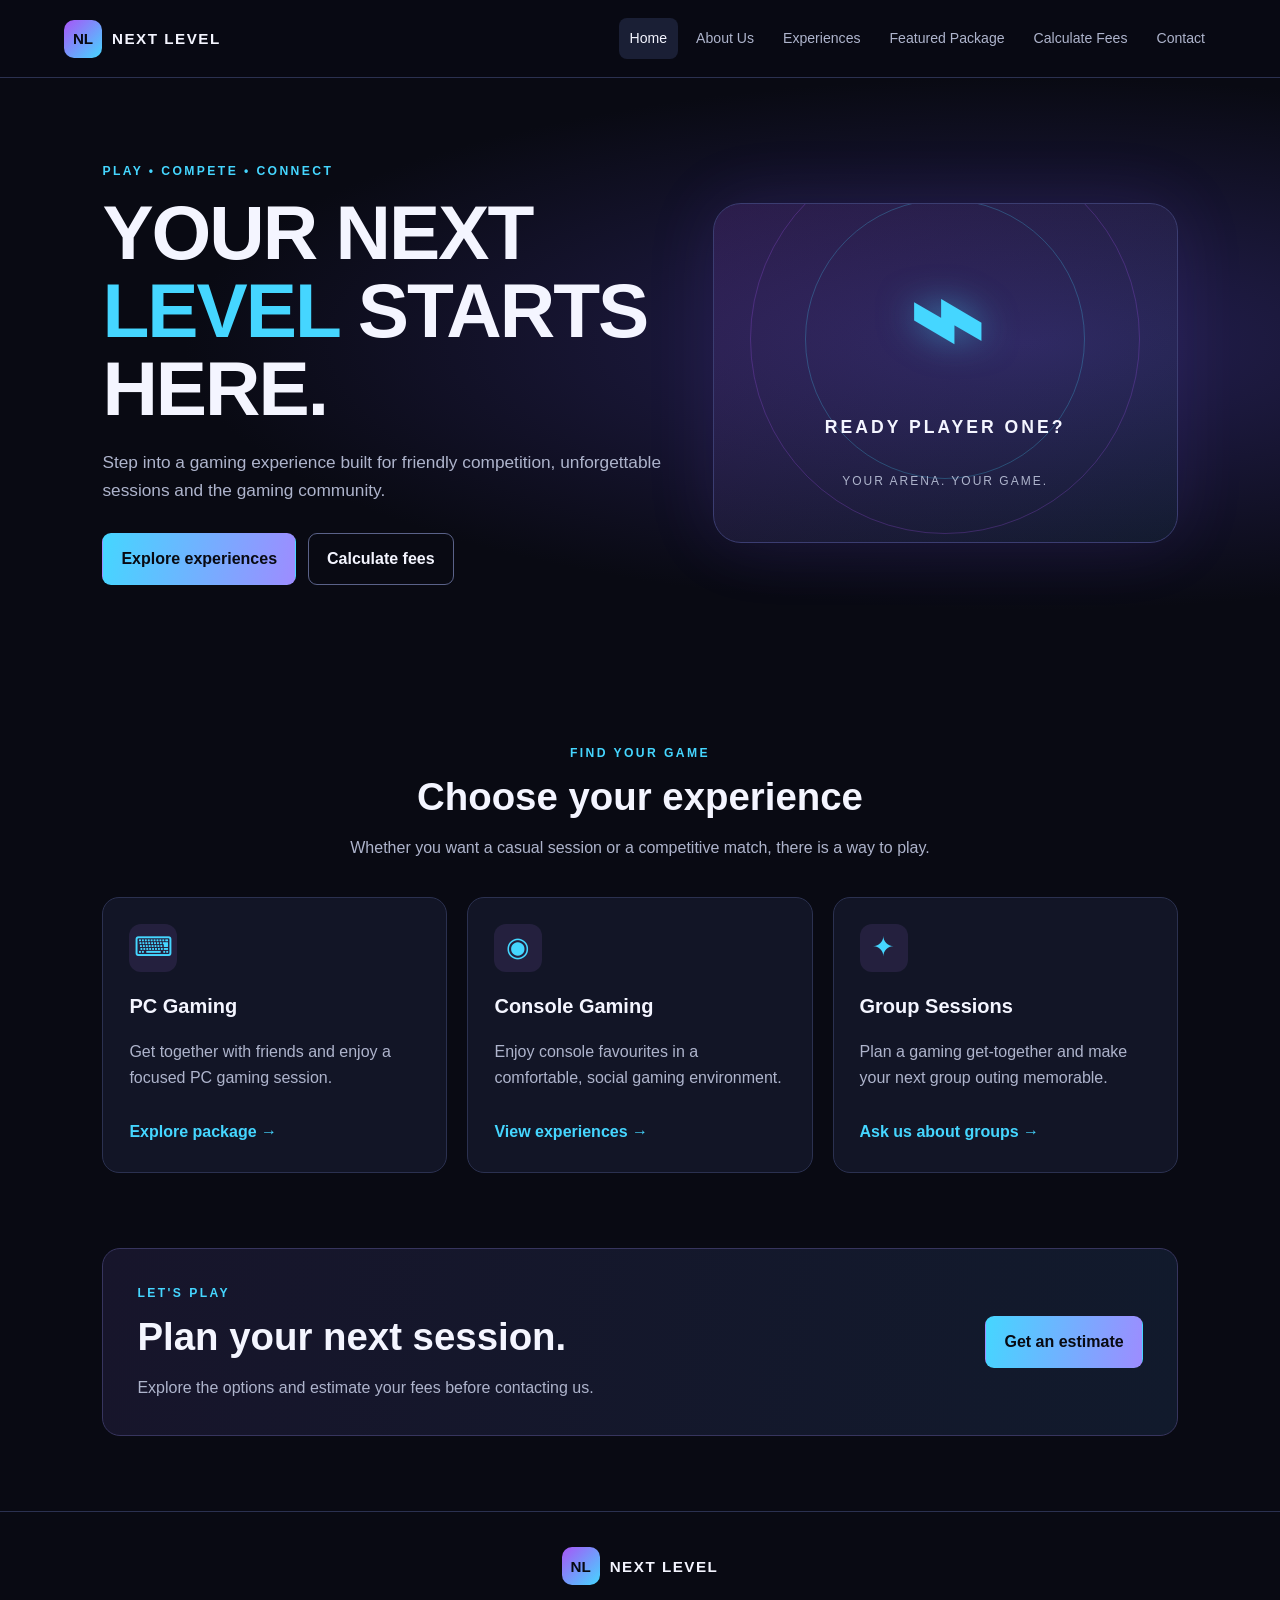
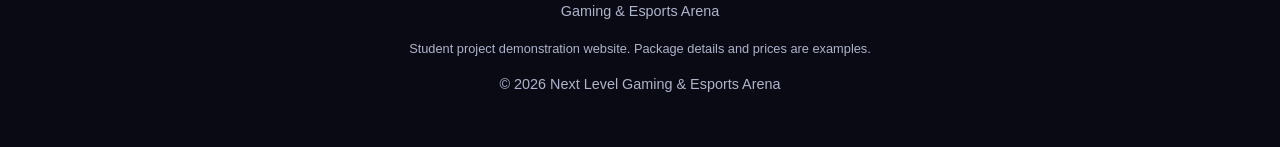
<file: index.html>
<!DOCTYPE html>
<html lang="en">
<head>
  <meta charset="UTF-8">
  <meta name="viewport" content="width=device-width, initial-scale=1.0">
  <meta name="description" content="Discover Next Level Gaming & Esports Arena. Explore gaming experiences and estimate your session fees.">
  <title>Next Level | Gaming & Esports Arena</title>
  <link rel="stylesheet" href="style.css">
  <script src="script.js" defer></script>
</head>
<body>
  <header class="site-header">
    <a class="logo" href="index.html"><span class="logo-mark">NL</span> NEXT LEVEL</a>
    <button class="menu-toggle" aria-label="Toggle navigation" aria-expanded="false">☰</button>
    <nav class="site-nav" aria-label="Main navigation">
      <a class="active" href="index.html">Home</a><a href="about.html">About Us</a>
      <a href="overview.html">Experiences</a><a href="package.html">Featured Package</a>
      <a href="calculate-fees.html">Calculate Fees</a><a href="contact.html">Contact</a>
    </nav>
  </header>
  <main>
    <section class="hero">
      <div class="hero-content">
        <p class="eyebrow">PLAY • COMPETE • CONNECT</p>
        <h1>YOUR NEXT<br><span>LEVEL</span> STARTS HERE.</h1>
        <p class="hero-copy">Step into a gaming experience built for friendly competition, unforgettable sessions and the gaming community.</p>
        <div class="button-row"><a class="button button-primary" href="overview.html">Explore experiences</a><a class="button button-outline" href="calculate-fees.html">Calculate fees</a></div>
      </div>
      <div class="hero-panel" aria-label="Gaming arena feature">
        <div class="orbit orbit-one"></div><div class="orbit orbit-two"></div>
        <div class="controller">⌁</div><p class="panel-label">READY PLAYER ONE?</p><p class="panel-small">YOUR ARENA. YOUR GAME.</p>
      </div>
    </section>
    <section class="section">
      <div class="section-heading"><p class="eyebrow">FIND YOUR GAME</p><h2>Choose your experience</h2><p>Whether you want a casual session or a competitive match, there is a way to play.</p></div>
      <div class="card-grid">
        <article class="feature-card"><div class="card-icon">⌨</div><h3>PC Gaming</h3><p>Get together with friends and enjoy a focused PC gaming session.</p><a href="package.html" class="text-link">Explore package →</a></article>
        <article class="feature-card"><div class="card-icon">◉</div><h3>Console Gaming</h3><p>Enjoy console favourites in a comfortable, social gaming environment.</p><a href="overview.html" class="text-link">View experiences →</a></article>
        <article class="feature-card"><div class="card-icon">✦</div><h3>Group Sessions</h3><p>Plan a gaming get-together and make your next group outing memorable.</p><a href="contact.html" class="text-link">Ask us about groups →</a></article>
      </div>
    </section>
    <section class="cta-band"><div><p class="eyebrow">LET'S PLAY</p><h2>Plan your next session.</h2><p>Explore the options and estimate your fees before contacting us.</p></div><a class="button button-primary" href="calculate-fees.html">Get an estimate</a></section>
  </main>
  <footer class="site-footer"><a class="logo" href="index.html"><span class="logo-mark">NL</span> NEXT LEVEL</a><p>Gaming & Esports Arena</p><p class="footer-note">Student project demonstration website. Package details and prices are examples.</p><p>© <span class="year"></span> Next Level Gaming & Esports Arena</p></footer>
</body>
</html>
</file>
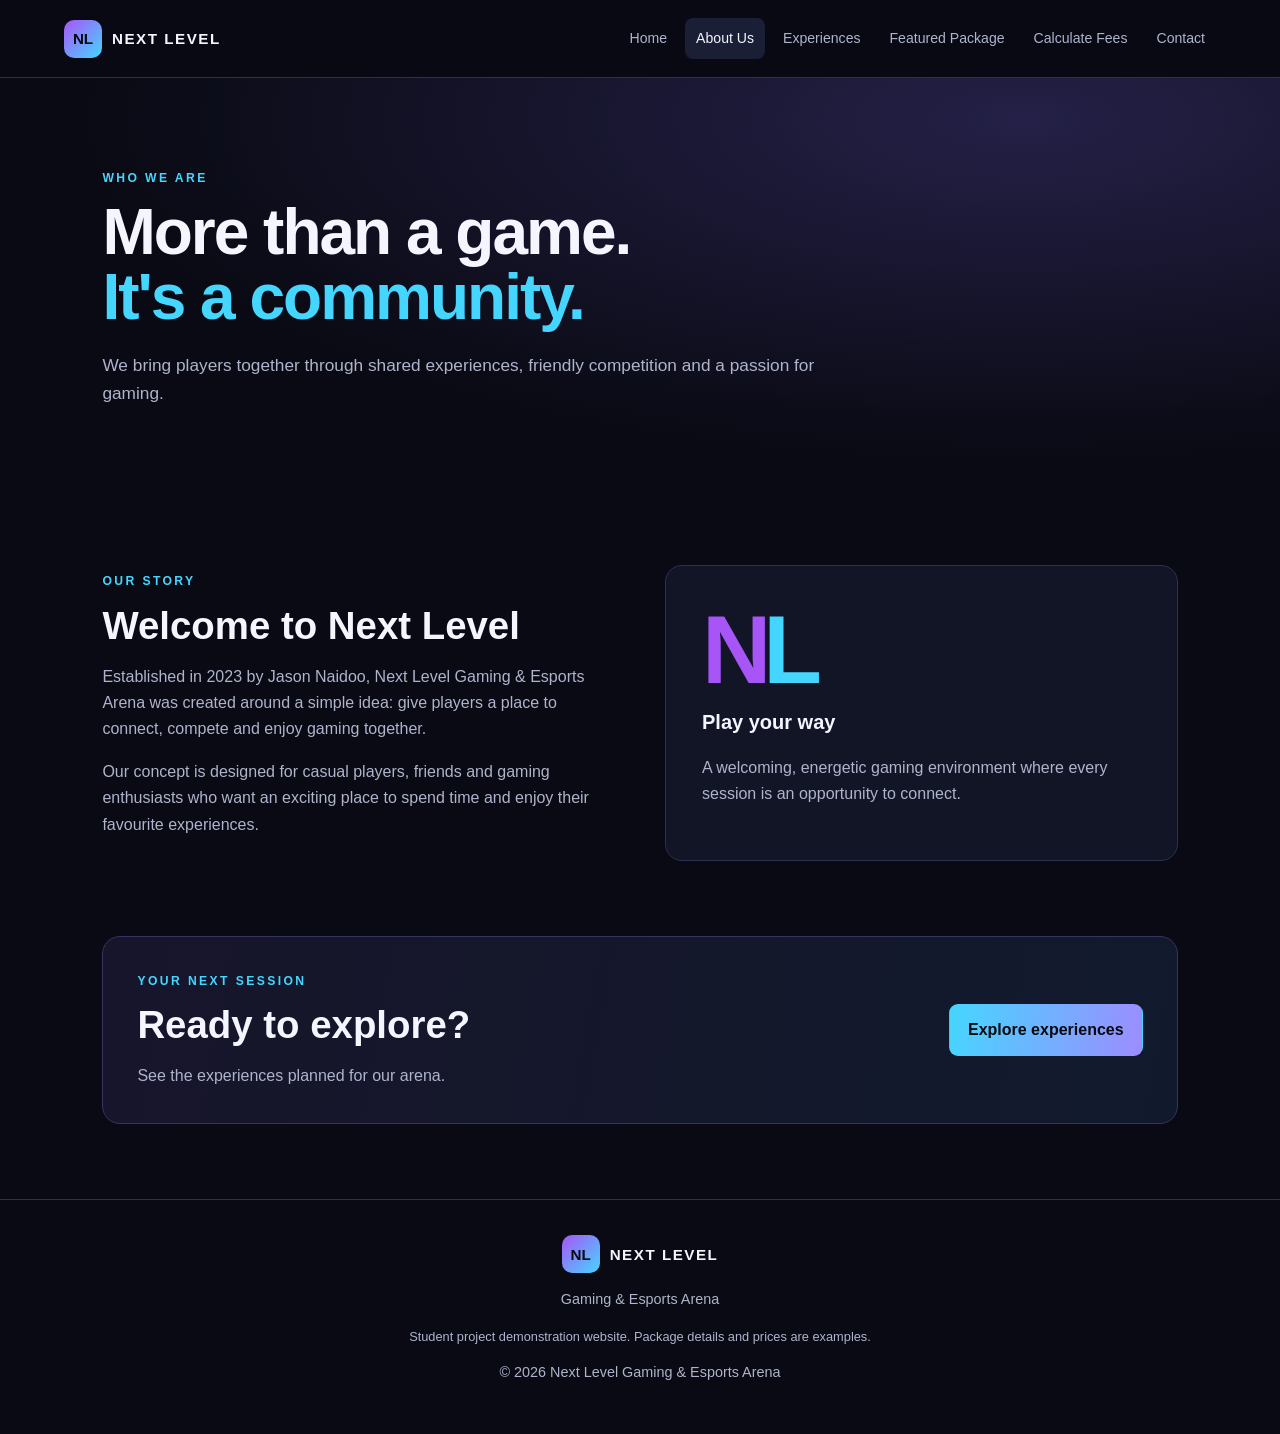
<file: about.html>
<!DOCTYPE html>
<html lang="en"><head><meta charset="UTF-8"><meta name="viewport" content="width=device-width, initial-scale=1.0"><title>About Us | Next Level</title><link rel="stylesheet" href="style.css"><script src="script.js" defer></script></head>
<body>
<header class="site-header"><a class="logo" href="index.html"><span class="logo-mark">NL</span> NEXT LEVEL</a><button class="menu-toggle" aria-label="Toggle navigation" aria-expanded="false">☰</button><nav class="site-nav" aria-label="Main navigation"><a href="index.html">Home</a><a class="active" href="about.html">About Us</a><a href="overview.html">Experiences</a><a href="package.html">Featured Package</a><a href="calculate-fees.html">Calculate Fees</a><a href="contact.html">Contact</a></nav></header>
<main><section class="page-hero"><p class="eyebrow">WHO WE ARE</p><h1>More than a game.<br><span>It's a community.</span></h1><p>We bring players together through shared experiences, friendly competition and a passion for gaming.</p></section>
<section class="section two-column"><div><p class="eyebrow">OUR STORY</p><h2>Welcome to Next Level</h2><p>Established in 2023 by Jason Naidoo, Next Level Gaming & Esports Arena was created around a simple idea: give players a place to connect, compete and enjoy gaming together.</p><p>Our concept is designed for casual players, friends and gaming enthusiasts who want an exciting place to spend time and enjoy their favourite experiences.</p></div><div class="info-panel"><div class="big-symbol">N<span>L</span></div><h3>Play your way</h3><p>A welcoming, energetic gaming environment where every session is an opportunity to connect.</p></div></section>
<section class="cta-band"><div><p class="eyebrow">YOUR NEXT SESSION</p><h2>Ready to explore?</h2><p>See the experiences planned for our arena.</p></div><a class="button button-primary" href="overview.html">Explore experiences</a></section></main>
<footer class="site-footer"><a class="logo" href="index.html"><span class="logo-mark">NL</span> NEXT LEVEL</a><p>Gaming & Esports Arena</p><p class="footer-note">Student project demonstration website. Package details and prices are examples.</p><p>© <span class="year"></span> Next Level Gaming & Esports Arena</p></footer></body></html>
</file>
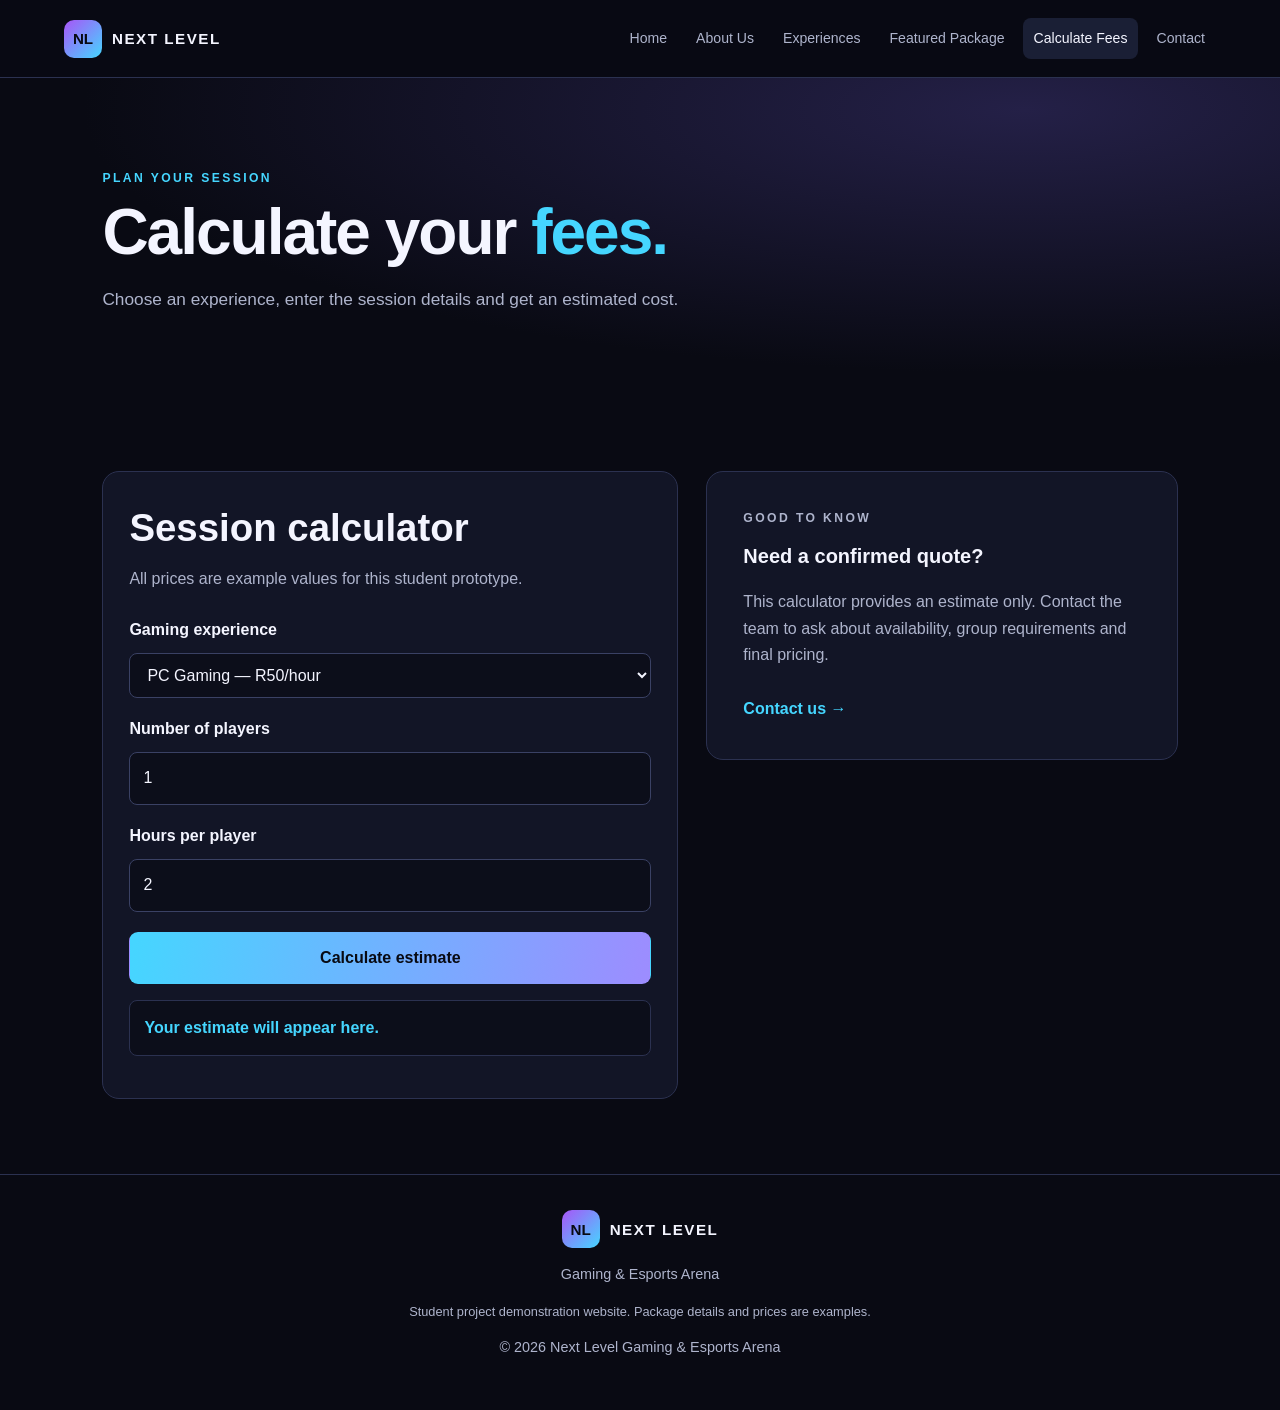
<file: calculate-fees.html>
<!DOCTYPE html>
<html lang="en"><head><meta charset="UTF-8"><meta name="viewport" content="width=device-width, initial-scale=1.0"><title>Calculate Fees | Next Level</title><link rel="stylesheet" href="style.css"><script src="script.js" defer></script></head>
<body>
<header class="site-header"><a class="logo" href="index.html"><span class="logo-mark">NL</span> NEXT LEVEL</a><button class="menu-toggle" aria-label="Toggle navigation" aria-expanded="false">☰</button><nav class="site-nav" aria-label="Main navigation"><a href="index.html">Home</a><a href="about.html">About Us</a><a href="overview.html">Experiences</a><a href="package.html">Featured Package</a><a class="active" href="calculate-fees.html">Calculate Fees</a><a href="contact.html">Contact</a></nav></header>
<main><section class="page-hero"><p class="eyebrow">PLAN YOUR SESSION</p><h1>Calculate your <span>fees.</span></h1><p>Choose an experience, enter the session details and get an estimated cost.</p></section>
<section class="section calculator-layout"><div class="form-card"><h2>Session calculator</h2><p class="muted">All prices are example values for this student prototype.</p><form id="fee-form">
<label for="experience">Gaming experience</label><select id="experience" name="experience" required><option value="50">PC Gaming — R50/hour</option><option value="40">Console Gaming — R40/hour</option></select>
<label for="players">Number of players</label><input id="players" name="players" type="number" min="1" max="20" value="1" required>
<label for="hours">Hours per player</label><input id="hours" name="hours" type="number" min="1" max="12" value="2" required>
<button class="button button-primary" type="submit">Calculate estimate</button>
</form><p id="fee-result" class="result" role="status" aria-live="polite">Your estimate will appear here.</p></div><aside class="info-panel"><p class="eyebrow">GOOD TO KNOW</p><h3>Need a confirmed quote?</h3><p>This calculator provides an estimate only. Contact the team to ask about availability, group requirements and final pricing.</p><a class="text-link" href="contact.html">Contact us →</a></aside></section></main>
<footer class="site-footer"><a class="logo" href="index.html"><span class="logo-mark">NL</span> NEXT LEVEL</a><p>Gaming & Esports Arena</p><p class="footer-note">Student project demonstration website. Package details and prices are examples.</p><p>© <span class="year"></span> Next Level Gaming & Esports Arena</p></footer></body></html>
</file>
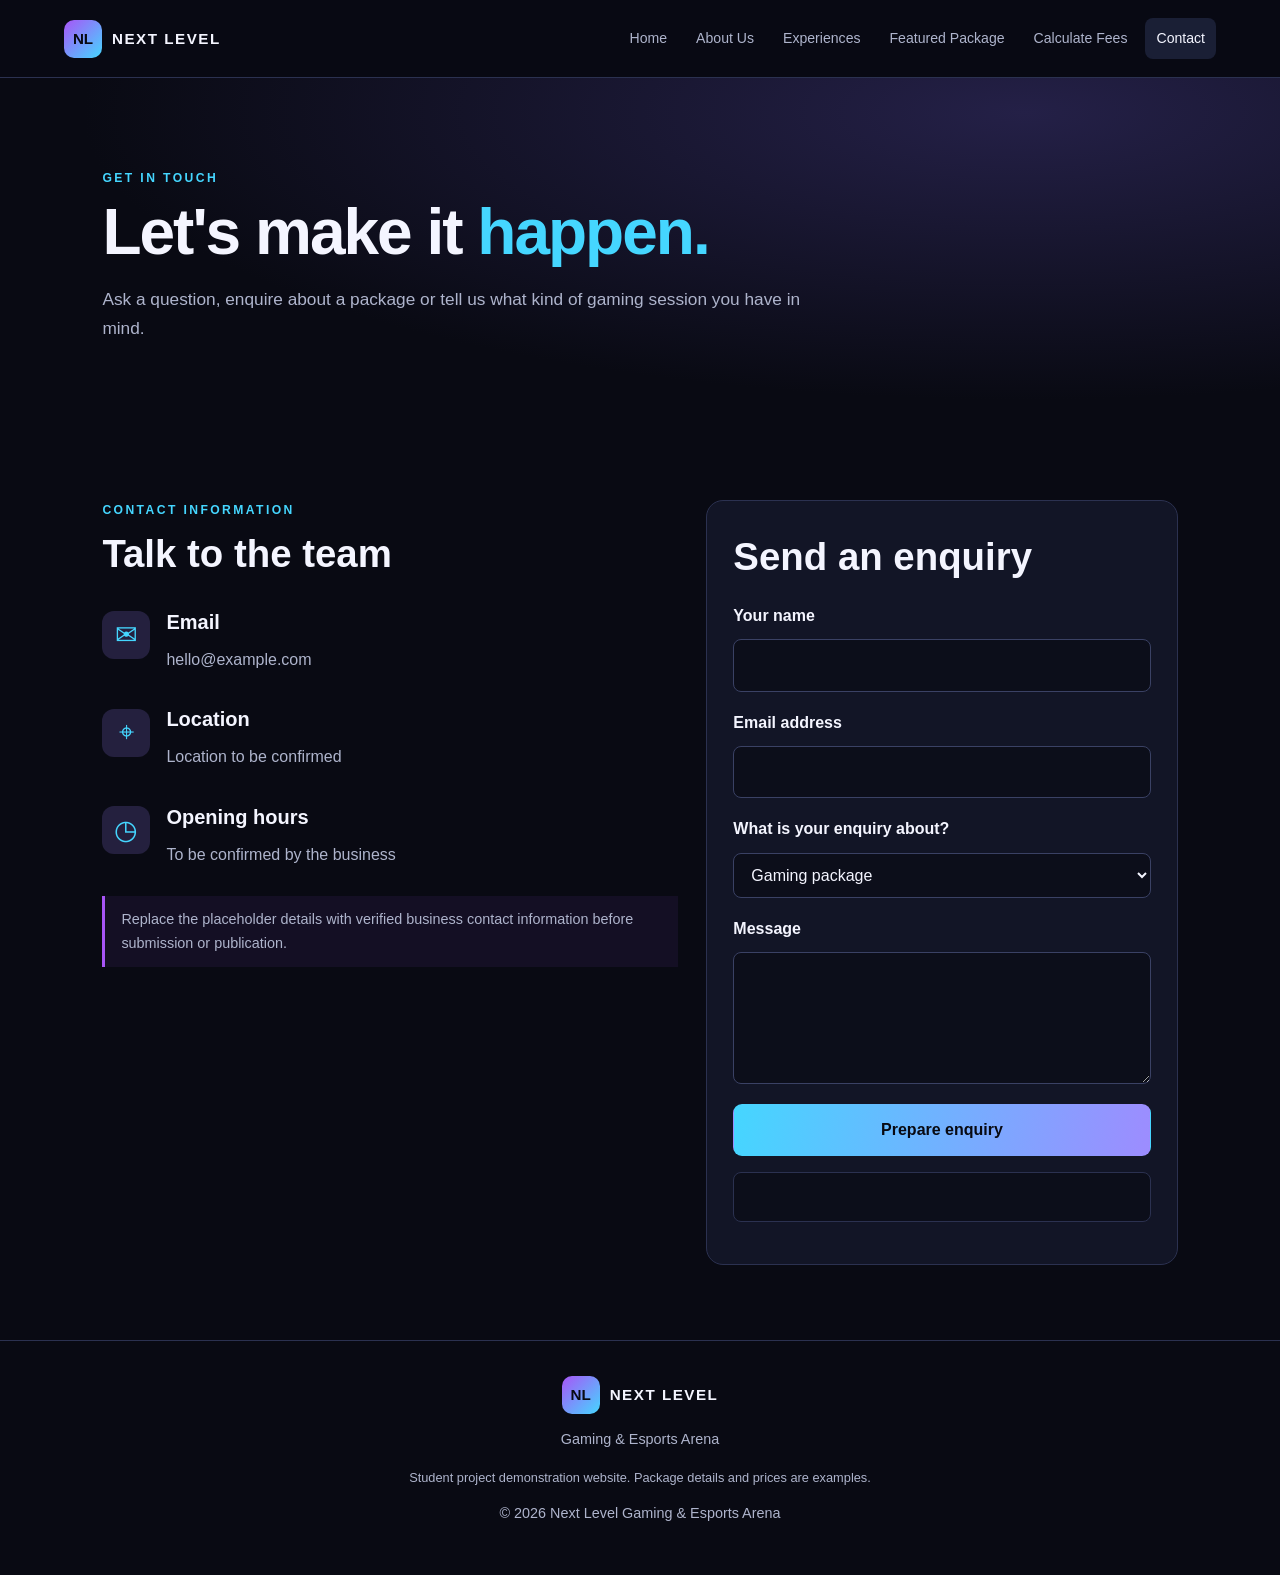
<file: contact.html>
<!DOCTYPE html>
<html lang="en"><head><meta charset="UTF-8"><meta name="viewport" content="width=device-width, initial-scale=1.0"><title>Contact Us | Next Level</title><link rel="stylesheet" href="style.css"><script src="script.js" defer></script></head>
<body>
<header class="site-header"><a class="logo" href="index.html"><span class="logo-mark">NL</span> NEXT LEVEL</a><button class="menu-toggle" aria-label="Toggle navigation" aria-expanded="false">☰</button><nav class="site-nav" aria-label="Main navigation"><a href="index.html">Home</a><a href="about.html">About Us</a><a href="overview.html">Experiences</a><a href="package.html">Featured Package</a><a href="calculate-fees.html">Calculate Fees</a><a class="active" href="contact.html">Contact</a></nav></header>
<main><section class="page-hero"><p class="eyebrow">GET IN TOUCH</p><h1>Let's make it <span>happen.</span></h1><p>Ask a question, enquire about a package or tell us what kind of gaming session you have in mind.</p></section>
<section class="section contact-layout"><div><p class="eyebrow">CONTACT INFORMATION</p><h2>Talk to the team</h2><div class="contact-item"><span class="card-icon">✉</span><div><h3>Email</h3><p>hello@example.com</p></div></div><div class="contact-item"><span class="card-icon">⌖</span><div><h3>Location</h3><p>Location to be confirmed</p></div></div><div class="contact-item"><span class="card-icon">◷</span><div><h3>Opening hours</h3><p>To be confirmed by the business</p></div></div><p class="notice">Replace the placeholder details with verified business contact information before submission or publication.</p></div>
<div class="form-card"><h2>Send an enquiry</h2><form id="contact-form"><label for="name">Your name</label><input id="name" name="name" type="text" autocomplete="name" required><label for="email">Email address</label><input id="email" name="email" type="email" autocomplete="email" required><label for="topic">What is your enquiry about?</label><select id="topic" name="topic"><option>Gaming package</option><option>Group session</option><option>Booking availability</option><option>General question</option></select><label for="message">Message</label><textarea id="message" name="message" rows="4" required></textarea><button class="button button-primary" type="submit">Prepare enquiry</button></form><p id="contact-result" class="result" role="status" aria-live="polite"></p></div></section></main>
<footer class="site-footer"><a class="logo" href="index.html"><span class="logo-mark">NL</span> NEXT LEVEL</a><p>Gaming & Esports Arena</p><p class="footer-note">Student project demonstration website. Package details and prices are examples.</p><p>© <span class="year"></span> Next Level Gaming & Esports Arena</p></footer></body></html>
</file>
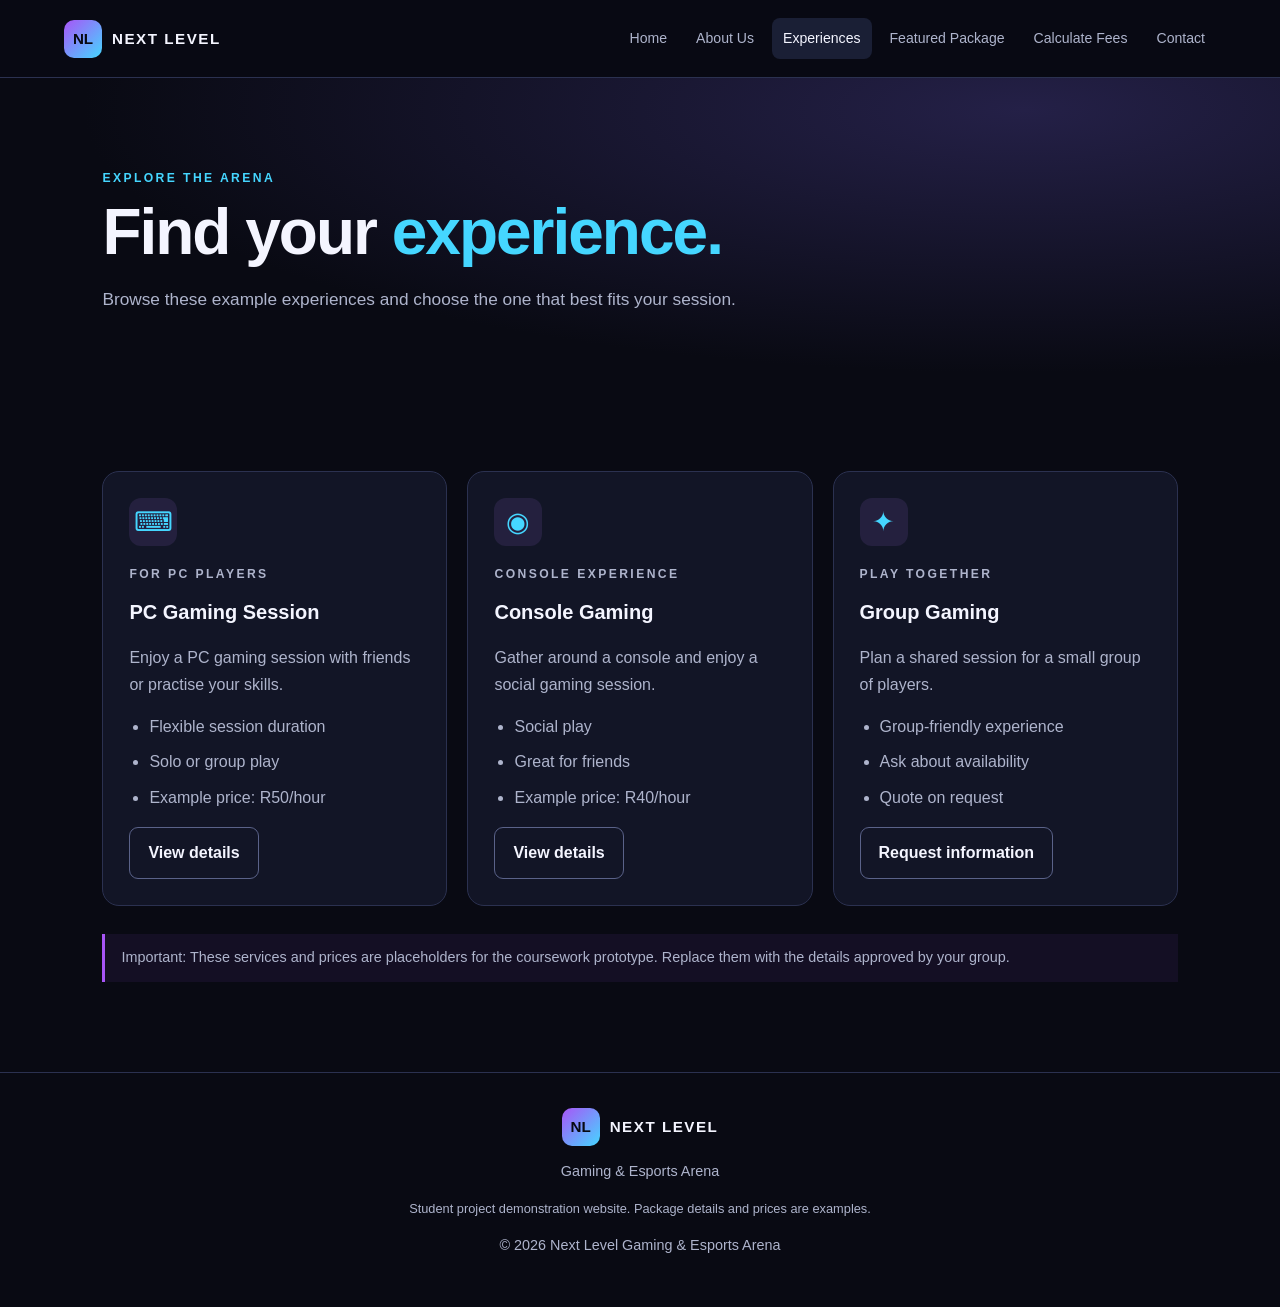
<file: overview.html>
<!DOCTYPE html>
<html lang="en"><head><meta charset="UTF-8"><meta name="viewport" content="width=device-width, initial-scale=1.0"><title>Experiences | Next Level</title><link rel="stylesheet" href="style.css"><script src="script.js" defer></script></head>
<body>
<header class="site-header"><a class="logo" href="index.html"><span class="logo-mark">NL</span> NEXT LEVEL</a><button class="menu-toggle" aria-label="Toggle navigation" aria-expanded="false">☰</button><nav class="site-nav" aria-label="Main navigation"><a href="index.html">Home</a><a href="about.html">About Us</a><a class="active" href="overview.html">Experiences</a><a href="package.html">Featured Package</a><a href="calculate-fees.html">Calculate Fees</a><a href="contact.html">Contact</a></nav></header>
<main><section class="page-hero"><p class="eyebrow">EXPLORE THE ARENA</p><h1>Find your <span>experience.</span></h1><p>Browse these example experiences and choose the one that best fits your session.</p></section>
<section class="section"><div class="card-grid">
<article class="feature-card"><div class="card-icon">⌨</div><p class="eyebrow">FOR PC PLAYERS</p><h3>PC Gaming Session</h3><p>Enjoy a PC gaming session with friends or practise your skills.</p><ul class="detail-list"><li>Flexible session duration</li><li>Solo or group play</li><li>Example price: R50/hour</li></ul><a class="button button-outline" href="package.html">View details</a></article>
<article class="feature-card"><div class="card-icon">◉</div><p class="eyebrow">CONSOLE EXPERIENCE</p><h3>Console Gaming</h3><p>Gather around a console and enjoy a social gaming session.</p><ul class="detail-list"><li>Social play</li><li>Great for friends</li><li>Example price: R40/hour</li></ul><a class="button button-outline" href="package.html">View details</a></article>
<article class="feature-card"><div class="card-icon">✦</div><p class="eyebrow">PLAY TOGETHER</p><h3>Group Gaming</h3><p>Plan a shared session for a small group of players.</p><ul class="detail-list"><li>Group-friendly experience</li><li>Ask about availability</li><li>Quote on request</li></ul><a class="button button-outline" href="contact.html">Request information</a></article>
</div><p class="notice">Important: These services and prices are placeholders for the coursework prototype. Replace them with the details approved by your group.</p></section></main>
<footer class="site-footer"><a class="logo" href="index.html"><span class="logo-mark">NL</span> NEXT LEVEL</a><p>Gaming & Esports Arena</p><p class="footer-note">Student project demonstration website. Package details and prices are examples.</p><p>© <span class="year"></span> Next Level Gaming & Esports Arena</p></footer></body></html>
</file>
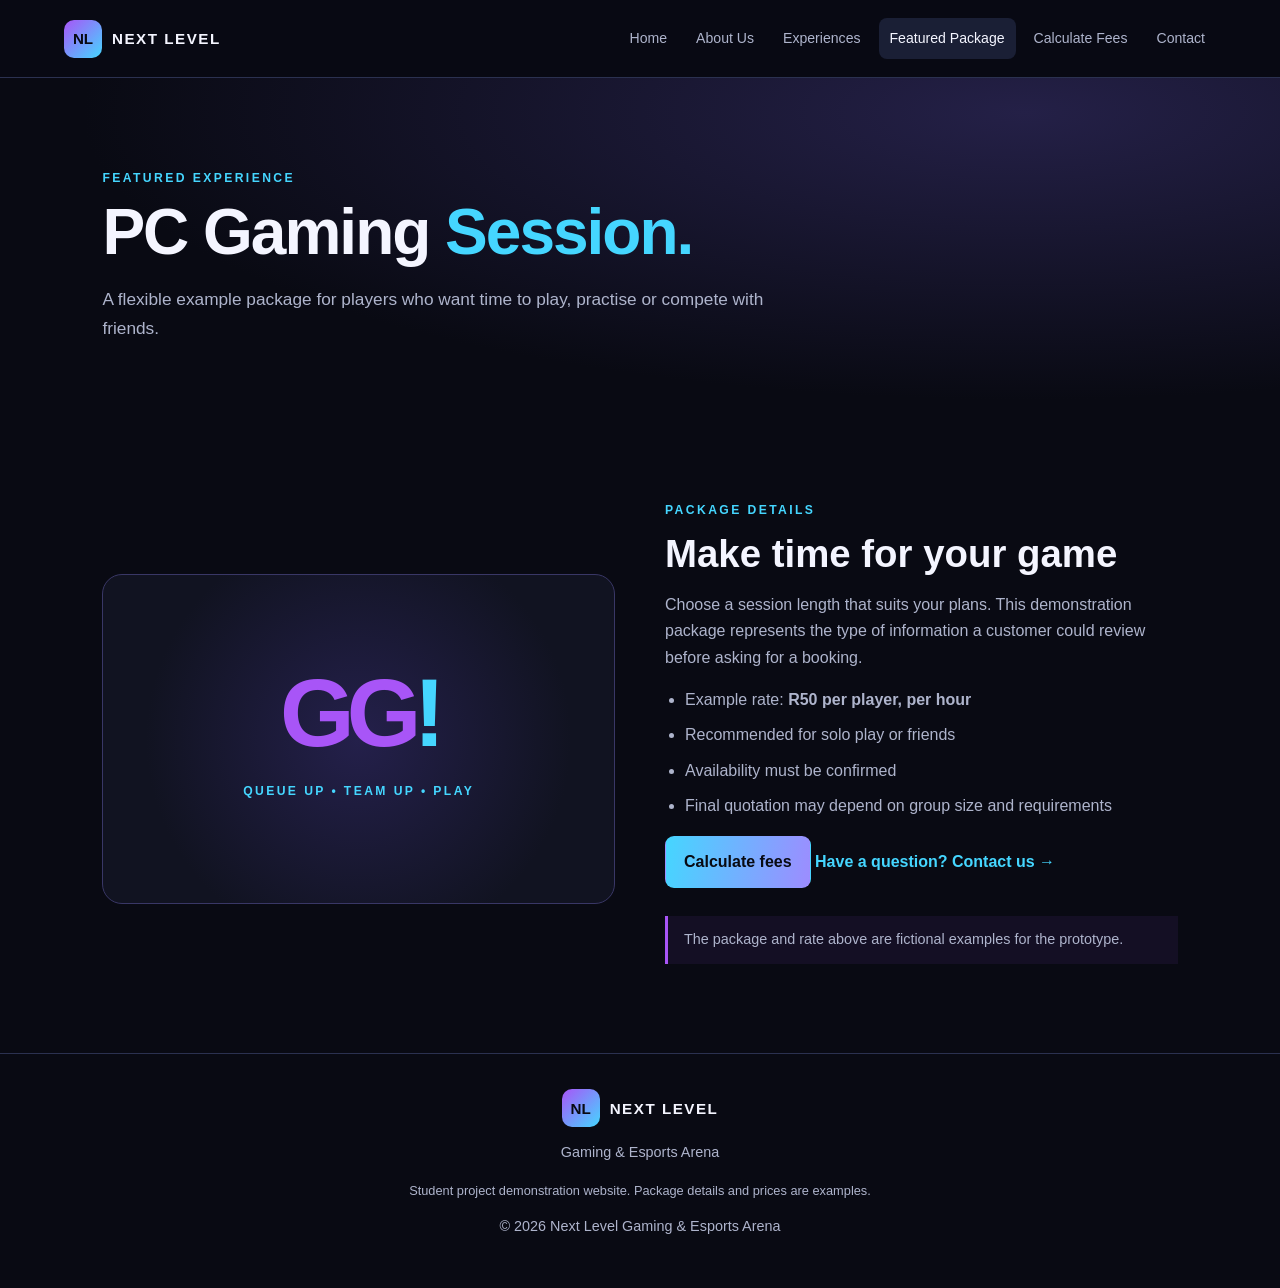
<file: package.html>
<!DOCTYPE html>
<html lang="en"><head><meta charset="UTF-8"><meta name="viewport" content="width=device-width, initial-scale=1.0"><title>Featured Package | Next Level</title><link rel="stylesheet" href="style.css"><script src="script.js" defer></script></head>
<body>
<header class="site-header"><a class="logo" href="index.html"><span class="logo-mark">NL</span> NEXT LEVEL</a><button class="menu-toggle" aria-label="Toggle navigation" aria-expanded="false">☰</button><nav class="site-nav" aria-label="Main navigation"><a href="index.html">Home</a><a href="about.html">About Us</a><a href="overview.html">Experiences</a><a class="active" href="package.html">Featured Package</a><a href="calculate-fees.html">Calculate Fees</a><a href="contact.html">Contact</a></nav></header>
<main><section class="page-hero"><p class="eyebrow">FEATURED EXPERIENCE</p><h1>PC Gaming <span>Session.</span></h1><p>A flexible example package for players who want time to play, practise or compete with friends.</p></section>
<section class="section two-column"><div class="package-art"><div class="big-symbol">GG<span>!</span></div><p class="eyebrow">QUEUE UP • TEAM UP • PLAY</p></div><div><p class="eyebrow">PACKAGE DETAILS</p><h2>Make time for your game</h2><p>Choose a session length that suits your plans. This demonstration package represents the type of information a customer could review before asking for a booking.</p><ul class="detail-list"><li>Example rate: <strong>R50 per player, per hour</strong></li><li>Recommended for solo play or friends</li><li>Availability must be confirmed</li><li>Final quotation may depend on group size and requirements</li></ul><a class="button button-primary" href="calculate-fees.html">Calculate fees</a> <a class="text-link" href="contact.html">Have a question? Contact us →</a><p class="notice">The package and rate above are fictional examples for the prototype.</p></div></section></main>
<footer class="site-footer"><a class="logo" href="index.html"><span class="logo-mark">NL</span> NEXT LEVEL</a><p>Gaming & Esports Arena</p><p class="footer-note">Student project demonstration website. Package details and prices are examples.</p><p>© <span class="year"></span> Next Level Gaming & Esports Arena</p></footer></body></html>
</file>
<file: style.css>
:root {
  --bg: #090a13; --surface: #121526; --surface-light: #1a1f35; --text: #f4f5ff;
  --muted: #aeb4cc; --purple: #a855f7; --blue: #45d6ff; --border: #2b3150;
}
* { box-sizing: border-box; }
html { scroll-behavior: smooth; }
body { margin: 0; font-family: Arial, Helvetica, sans-serif; background: var(--bg); color: var(--text); line-height: 1.65; }
a { color: inherit; text-decoration: none; }
.site-header { min-height: 78px; padding: 16px clamp(20px, 5vw, 76px); display: flex; align-items: center; justify-content: space-between; gap: 24px; border-bottom: 1px solid var(--border); background: rgba(9,10,19,.96); }
.logo { display: inline-flex; align-items: center; gap: 10px; font-size: .95rem; font-weight: 800; letter-spacing: 1.5px; white-space: nowrap; }
.logo-mark { display: inline-grid; place-items: center; width: 38px; height: 38px; border-radius: 10px; background: linear-gradient(135deg,var(--purple),var(--blue)); color: #080a12; font-weight: 900; letter-spacing: 0; }
.site-nav { display: flex; flex-wrap: wrap; align-items: center; justify-content: flex-end; gap: 7px; }
.site-nav a { color: var(--muted); font-size: .88rem; padding: 9px 11px; border-radius: 8px; }
.site-nav a:hover, .site-nav a.active { color: var(--text); background: var(--surface-light); }
.menu-toggle { display: none; background: transparent; color: var(--text); border: 1px solid var(--border); border-radius: 8px; padding: 8px 12px; font-size: 1.2rem; }
.hero { min-height: 590px; display: grid; grid-template-columns: 1.1fr .9fr; align-items: center; gap: 42px; padding: 75px clamp(20px, 8vw, 120px); background: radial-gradient(ellipse at 80% 45%, #252052 0%, #090a13 58%); }
.hero h1, .page-hero h1 { font-size: clamp(2.5rem, 6vw, 5rem); line-height: 1.02; letter-spacing: -2px; margin: 12px 0 20px; }
h1 span, h2 span { color: var(--blue); }
.hero-copy, .page-hero > p:last-child { color: var(--muted); max-width: 600px; font-size: 1.08rem; }
.eyebrow { color: var(--blue); font-size: .76rem; letter-spacing: 2.4px; font-weight: 800; margin: 0 0 12px; }
.button-row { display: flex; flex-wrap: wrap; gap: 12px; margin-top: 28px; }
.button { display: inline-flex; justify-content: center; align-items: center; border: 1px solid transparent; border-radius: 9px; padding: 12px 18px; font: inherit; font-weight: 700; cursor: pointer; transition: transform .15s ease, filter .15s ease; }
.button:hover { transform: translateY(-2px); filter: brightness(1.1); }
.button-primary { color: #080a12; background: linear-gradient(100deg,var(--blue),#9d8cff); }
.button-outline { border-color: #5a6289; color: var(--text); background: transparent; }
.hero-panel { min-height: 340px; border: 1px solid #3b3d71; border-radius: 28px; display: grid; place-content: center; text-align: center; overflow: hidden; position: relative; background: linear-gradient(145deg,rgba(168,85,247,.16),rgba(69,214,255,.06)); box-shadow: 0 0 70px rgba(120,80,255,.12); }
.controller { font-size: 8rem; font-weight: 900; line-height: 1.2; color: var(--blue); text-shadow: 0 0 35px rgba(69,214,255,.5); z-index: 1; }
.panel-label { font-size: 1.1rem; letter-spacing: 3px; font-weight: 900; z-index: 1; }
.panel-small { color: var(--muted); letter-spacing: 2px; font-size: .75rem; z-index: 1; }
.orbit { position: absolute; border: 1px solid rgba(69,214,255,.25); border-radius: 50%; width: 280px; height: 280px; left: 50%; top: 40%; transform: translate(-50%,-50%); }
.orbit-two { width: 390px; height: 390px; border-color: rgba(168,85,247,.25); }
.section { padding: 75px clamp(20px, 8vw, 120px); }
.section-heading { max-width: 680px; margin: 0 auto 35px; text-align: center; }
h2 { font-size: clamp(1.8rem, 3vw, 2.7rem); line-height: 1.15; margin: 8px 0 16px; }
.section-heading p:not(.eyebrow), .muted { color: var(--muted); }
.card-grid { display: grid; grid-template-columns: repeat(3,minmax(0,1fr)); gap: 20px; }
.feature-card, .form-card, .info-panel { background: var(--surface); border: 1px solid var(--border); border-radius: 17px; padding: 26px; }
.feature-card { transition: transform .2s ease, border-color .2s ease; }
.feature-card:hover { transform: translateY(-4px); border-color: #6568a8; }
.card-icon { width: 48px; height: 48px; display: grid; place-items: center; border-radius: 12px; background: #24203e; color: var(--blue); font-size: 1.7rem; margin-bottom: 18px; }
h3 { margin: 8px 0; font-size: 1.25rem; }
.feature-card p, .info-panel p { color: var(--muted); }
.text-link { color: var(--blue); font-weight: 700; display: inline-block; margin-top: 12px; }
.cta-band { margin: 0 clamp(20px, 8vw, 120px) 75px; padding: 34px; border: 1px solid #37355e; border-radius: 18px; display: flex; align-items: center; justify-content: space-between; gap: 24px; background: linear-gradient(100deg,#17152b,#111a2c); }
.cta-band p:not(.eyebrow) { color: var(--muted); margin-bottom: 0; }
.page-hero { padding: 90px clamp(20px, 8vw, 120px) 65px; background: radial-gradient(ellipse at 80% 10%, #242047 0%, var(--bg) 65%); }
.page-hero h1 { font-size: clamp(2.6rem, 5vw, 4.6rem); }
.page-hero > p:last-child { max-width: 720px; }
.two-column { display: grid; grid-template-columns: 1fr 1fr; gap: 50px; align-items: center; }
.two-column > div > p:not(.eyebrow), .two-column li { color: var(--muted); }
.big-symbol { font-size: 6rem; font-weight: 900; line-height: 1; color: var(--purple); letter-spacing: -8px; }
.big-symbol span { color: var(--blue); }
.info-panel { padding: 36px; }
.package-art { min-height: 330px; display: grid; align-content: center; justify-items: center; gap: 20px; border: 1px solid #393766; border-radius: 20px; background: radial-gradient(circle,#24204b,#111321 70%); }
.detail-list { color: var(--muted); padding-left: 20px; }
.detail-list li { margin: 9px 0; }
.notice { border-left: 3px solid var(--purple); padding: 12px 16px; color: var(--muted); background: rgba(168,85,247,.07); font-size: .9rem; margin-top: 28px; }
.calculator-layout, .contact-layout { display: grid; grid-template-columns: 1.1fr .9fr; gap: 28px; align-items: start; }
form { display: grid; gap: 10px; }
label { font-weight: 700; margin-top: 8px; }
input, select, textarea { width: 100%; padding: 12px 13px; border: 1px solid #3a4164; border-radius: 8px; background: #0c0e1a; color: var(--text); font: inherit; }
input:focus, select:focus, textarea:focus { outline: 2px solid var(--blue); outline-offset: 2px; }
form .button { margin-top: 10px; }
.result { padding: 14px; background: #0c0e1a; border: 1px solid var(--border); border-radius: 8px; color: var(--blue); font-weight: 700; min-height: 50px; }
.contact-item { display: flex; align-items: center; gap: 16px; margin: 22px 0; }
.contact-item .card-icon { margin: 0; flex-shrink: 0; }
.contact-item p { margin: 0; color: var(--muted); }
.site-footer { padding: 35px clamp(20px, 5vw, 76px); border-top: 1px solid var(--border); text-align: center; color: var(--muted); font-size: .9rem; }
.site-footer .logo { color: var(--text); }
.footer-note { font-size: .8rem; }
@media (max-width: 1000px) {
  .site-header { flex-wrap: wrap; }
  .menu-toggle { display: block; }
  .site-nav { display: none; width: 100%; flex-direction: column; align-items: stretch; }
  .site-nav.open { display: flex; }
  .site-nav a { padding: 11px; }
  .hero { grid-template-columns: 1fr; }
  .hero-panel { min-height: 270px; }
  .card-grid { grid-template-columns: 1fr 1fr; }
}
@media (max-width: 680px) {
  .hero { padding-top: 55px; padding-bottom: 55px; }
  .hero h1, .page-hero h1 { letter-spacing: -1px; }
  .card-grid, .two-column, .calculator-layout, .contact-layout { grid-template-columns: 1fr; }
  .section { padding-top: 50px; padding-bottom: 50px; }
  .page-hero { padding-top: 60px; }
  .cta-band { margin-bottom: 50px; flex-direction: column; align-items: flex-start; padding: 25px; }
  .feature-card, .form-card, .info-panel { padding: 22px; }
}
@media (prefers-reduced-motion: reduce) {
  html { scroll-behavior: auto; }
  *, *::before, *::after { transition-duration: .01ms !important; animation-duration: .01ms !important; }
}
</file>
